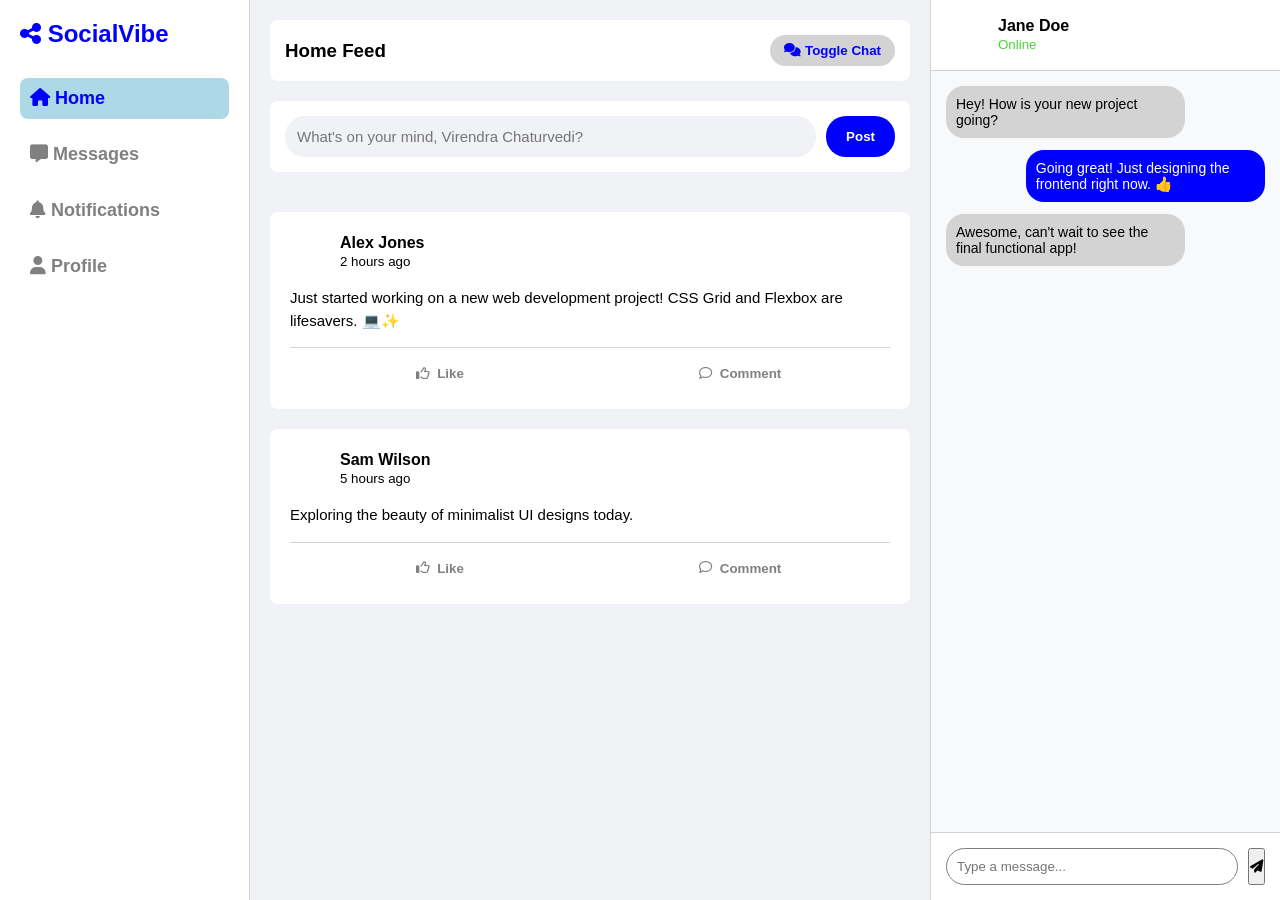
<file: Social_Media_App/Index.html>
<!DOCTYPE html>
<html lang="en">
<head>
    <meta charset="UTF-8">
    <meta name="viewport" content="width=device-width, initial-scale=1.0">
    <title>SocialVibe - Home</title>
    <link rel="stylesheet" href="style.css">
    <link rel="stylesheet" href="https://cdnjs.cloudflare.com/ajax/libs/font-awesome/6.4.0/css/all.min.css">
</head>
<body>
 
    <div class="app-container">
        
        <!-- Left Sidebar Navigation Panel -->
        <aside class="sidebar">
            <h2 class="logo"><i class="fa-solid fa-share-nodes"></i> SocialVibe</h2>
            <nav class="nav-menu">
                <a href="index.html" class="active"><i class="fa-solid fa-house"></i> Home</a>
                <a href="messages.html"><i class="fa-solid fa-message"></i> Messages</a>
                <a href="notifications.html"><i class="fa-solid fa-bell"></i> Notifications</a>
                <a href="profile.html"><i class="fa-solid fa-user"></i> Profile</a>
            </nav>
        </aside>
 
        <!-- Middle Feed View Panel -->
        <main class="feed-section">
            <div class="feed-header">
                <h3>Home Feed</h3>
                <button id="toggleChatBtn" class="toggle-btn"><i class="fa-solid fa-comments"></i> Toggle Chat</button>
            </div>
 
            <!-- Post Creation Area -->
            <div class="create-post">
                <input type="text" id="postInput" placeholder="What's on your mind, Virendra Chaturvedi?">
                <button class="btn-post" id="submitPostBtn">Post</button>
            </div>
 
            <!-- Primary Core Feed Container -->
            <div id="feedPostsContainer" class="feed-posts-wrapper">
                
                <!-- Dynamic User Added Posts Section -->
                <div id="dynamicUserPostsWrapper"></div>

                <!-- Alex Jones Static Post Card Component -->
                <div class="post-card" id="static-post-alex">
                    <div class="post-user">
                        <div class="avatar default-av-1 view-peer-profile" data-peer="alex" style="cursor:pointer;"></div>
                        <div>
                            <h4 class="view-peer-profile" data-peer="alex" style="cursor:pointer;">Alex Jones</h4>
                            <small>2 hours ago</small>
                        </div>
                    </div>
                    <p class="post-content">Just started working on a new web development project! CSS Grid and Flexbox are lifesavers. 💻✨</p>
                    <div class="post-actions">
                        <button class="action-btn" onclick="handleStaticPostLike('alex')">
                            <i class="fa-regular fa-thumbs-up" id="like-icon-alex"></i> <span id="like-text-alex">Like</span>
                        </button>
                        <button class="action-btn" onclick="toggleStaticCommentBox('alex')">
                            <i class="fa-regular fa-comment"></i> Comment
                        </button>
                    </div>
                    <div class="comments-section hidden" id="comment-box-alex">
                        <div class="comments-list" id="comments-list-alex"></div>
                        <div class="comment-input-box" style="margin-top: 10px;">
                            <input type="text" placeholder="Write a comment..." class="custom-comment-box-input" id="comment-input-alex">
                            <button class="btn-comment-send" onclick="submitStaticCommentAction('alex')"><i class="fa-solid fa-paper-plane"></i></button>
                        </div>
                    </div>
                </div>

                <!-- Sam Wilson Static Post Card Component -->
                <div class="post-card" id="static-post-sam">
                    <div class="post-user">
                        <div class="avatar default-av-2 view-peer-profile" data-peer="sam" style="cursor:pointer;"></div>
                        <div>
                            <h4 class="view-peer-profile" data-peer="sam" style="cursor:pointer;">Sam Wilson</h4>
                            <small>5 hours ago</small>
                        </div>
                    </div>
                    <p class="post-content">Exploring the beauty of minimalist UI designs today.</p>
                    <div class="post-actions">
                        <button class="action-btn" onclick="handleStaticPostLike('sam')">
                            <i class="fa-regular fa-thumbs-up" id="like-icon-sam"></i> <span id="like-text-sam">Like</span>
                        </button>
                        <button class="action-btn" onclick="toggleStaticCommentBox('sam')">
                            <i class="fa-regular fa-comment"></i> Comment
                        </button>
                    </div>
                    <div class="comments-section hidden" id="comment-box-sam">
                        <div class="comments-list" id="comments-list-sam"></div>
                        <div class="comment-input-box" style="margin-top: 10px;">
                            <input type="text" placeholder="Write a comment..." class="custom-comment-box-input" id="comment-input-sam">
                            <button class="btn-comment-send" onclick="submitStaticCommentAction('sam')"><i class="fa-solid fa-paper-plane"></i></button>
                        </div>
                    </div>
                </div>

            </div>
        </main>
 
        <!-- Right Chat Panel for Jane Doe Component -->
        <aside class="chat-section" id="sidebarChat">
            <div class="chat-header">
                <div class="avatar default-av-3 view-peer-profile" data-peer="jane" style="cursor:pointer;"></div>
                <div>
                    <h4 class="view-peer-profile" data-peer="jane" style="cursor:pointer;">Jane Doe</h4>
                    <small style="color: #4cd137;">Online</small>
                </div>
            </div>
            <div class="chat-messages" id="chatContainer"></div>
            <div class="chat-input-area">
                <input type="text" id="msgInput" placeholder="Type a message...">
                <button id="sendBtn"><i class="fa-solid fa-paper-plane"></i></button>
            </div>
        </aside>
 
    </div>
 
    <script src="script.js"></script>
</body>
</html>
</file>
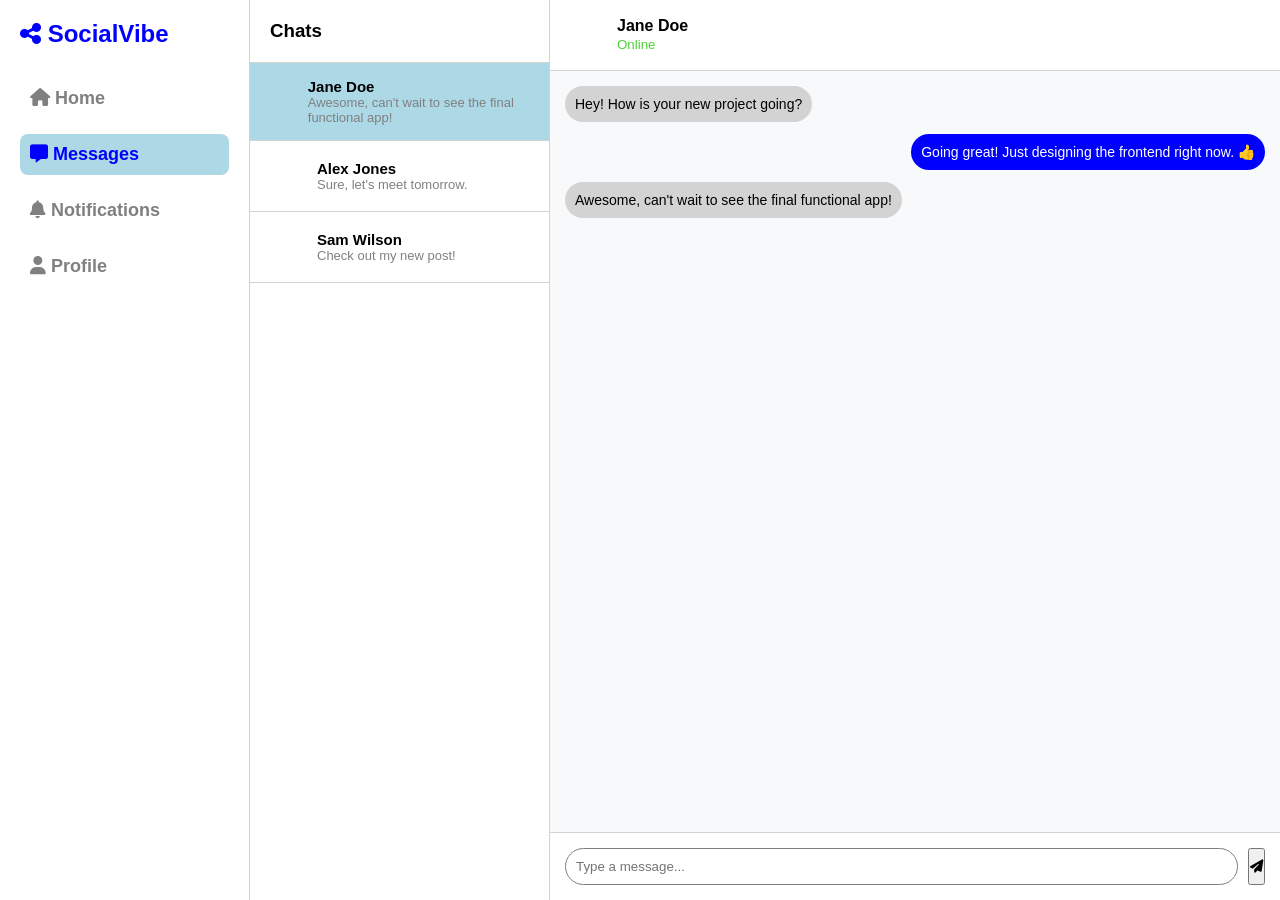
<file: Social_Media_App/messages.html>
<!DOCTYPE html>
<html lang="en">
<head>
    <meta charset="UTF-8">
    <meta name="viewport" content="width=device-width, initial-scale=1.0">
    <title>SocialVibe - Messages</title>
    <link rel="stylesheet" href="style.css">
    <link rel="stylesheet" href="https://cdnjs.cloudflare.com/ajax/libs/font-awesome/6.4.0/css/all.min.css">
</head>
<body>
 
    <div class="app-container">
        
        <!-- Navigation Sidebar Component -->
        <aside class="sidebar">
            <h2 class="logo"><i class="fa-solid fa-share-nodes"></i> SocialVibe</h2>
            <nav class="nav-menu">
                <a href="index.html"><i class="fa-solid fa-house"></i> Home</a>
                <a href="messages.html" class="active"><i class="fa-solid fa-message"></i> Messages</a>
                <a href="notifications.html"><i class="fa-solid fa-bell"></i> Notifications</a>
                <a href="profile.html"><i class="fa-solid fa-user"></i> Profile</a>
            </nav>
        </aside>
 
        <!-- Messages Primary Dual Panel Layout Grid -->
        <main class="inbox-container">
            <div class="chat-list-panel">
                <div class="panel-header">
                    <h3>Chats</h3>
                </div>
                <div class="user-chats-list">
                    <div class="chat-user-item active-user" id="user-link-jane">
                        <div class="avatar default-av-3"></div>
                        <div class="user-item-info">
                            <h4>Jane Doe</h4>
                            <p class="last-msg" id="last-msg-jane">Awesome, can't wait to see...</p>
                        </div>
                    </div>
                    <div class="chat-user-item" id="user-link-alex">
                        <div class="avatar default-av-1"></div>
                        <div class="user-item-info">
                            <h4>Alex Jones</h4>
                            <p class="last-msg" id="last-msg-alex">Sure, let's meet tomorrow.</p>
                        </div>
                    </div>
                    <div class="chat-user-item" id="user-link-sam">
                        <div class="avatar default-av-2"></div>
                        <div class="user-item-info">
                            <h4>Sam Wilson</h4>
                            <p class="last-msg" id="last-msg-sam">Check out my new post!</p>
                        </div>
                    </div>
                </div>
            </div>
 
            <!-- Expanded Thread Content Component Panel -->
            <div class="full-chat-window">
                <div class="chat-header">
                    <div class="avatar" id="activeChatAvatar" style="cursor:pointer;"></div>
                    <div>
                        <h4 id="activeChatName" style="cursor:pointer;">Jane Doe</h4>
                        <small style="color: #4cd137;">Online</small>
                    </div>
                </div>
                <div class="chat-messages" id="fullChatContainer"></div>
                <div class="chat-input-area">
                    <input type="text" id="fullMsgInput" placeholder="Type a message...">
                    <button id="fullSendBtn"><i class="fa-solid fa-paper-plane"></i></button>
                </div>
            </div>
        </main>
 
    </div>
 
    <script src="script.js"></script>
</body>
</html>
</file>
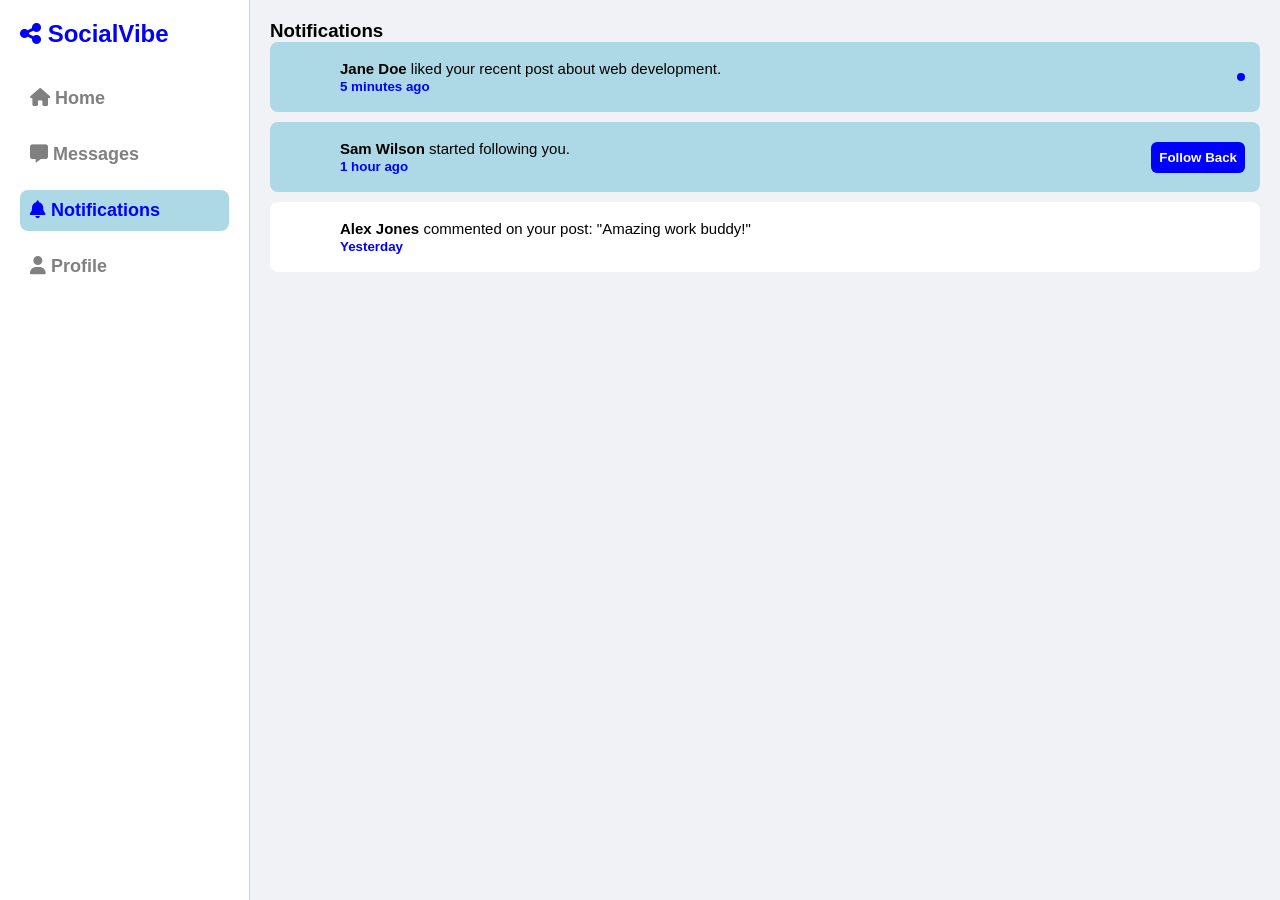
<file: Social_Media_App/notifications.html>
<!DOCTYPE html>
<html lang="en">
<head>
    <meta charset="UTF-8">
    <meta name="viewport" content="width=device-width, initial-scale=1.0">
    <title>SocialVibe - Notifications</title>
    <link rel="stylesheet" href="style.css">
    <link rel="stylesheet" href="https://cdnjs.cloudflare.com/ajax/libs/font-awesome/6.4.0/css/all.min.css">
</head>
<body>
 
    <div class="app-container">
        
        <!-- Main Application Sidebar Menu -->
        <aside class="sidebar">
            <h2 class="logo"><i class="fa-solid fa-share-nodes"></i> SocialVibe</h2>
            <nav class="nav-menu">
                <a href="index.html"><i class="fa-solid fa-house"></i> Home</a>
                <a href="messages.html"><i class="fa-solid fa-message"></i> Messages</a>
                <a href="notifications.html" class="active"><i class="fa-solid fa-bell"></i> Notifications</a>
                <a href="profile.html"><i class="fa-solid fa-user"></i> Profile</a>
            </nav>
        </aside>
 
        <!-- Primary Notification Workspace Pane -->
        <main class="notification-section">
            <div class="page-header">
                <h3>Notifications</h3>
            </div>
 
            <div class="notification-list">
                <div class="notification-card unread">
                    <div class="avatar default-av-3 view-peer-profile" data-peer="jane" style="cursor:pointer;"></div>
                    <div class="notif-content">
                        <p><strong class="view-peer-profile" data-peer="jane" style="cursor:pointer;">Jane Doe</strong> liked your recent post about web development.</p>
                        <small>5 minutes ago</small>
                    </div>
                    <span class="unread-dot"></span>
                </div>
 
                <div class="notification-card unread">
                    <div class="avatar default-av-2 view-peer-profile" data-peer="sam" style="cursor:pointer;"></div>
                    <div class="notif-content">
                        <p><strong class="view-peer-profile" data-peer="sam" style="cursor:pointer;">Sam Wilson</strong> started following you.</p>
                        <small>1 hour ago</small>
                    </div>
                    <button class="follow-back-btn" id="followToggleBtn">Follow Back</button>
                </div>
 
                <div class="notification-card">
                    <div class="avatar default-av-1 view-peer-profile" data-peer="alex" style="cursor:pointer;"></div>
                    <div class="notif-content">
                        <p><strong class="view-peer-profile" data-peer="alex" style="cursor:pointer;">Alex Jones</strong> commented on your post: "Amazing work buddy!"</p>
                        <small>Yesterday</small>
                    </div>
                </div>
            </div>
        </main>
 
    </div>
 
    <script src="script.js"></script>
</body>
</html>
</file>
<file: Social_Media_App/style.css>
/* Universal Base Level Application Resets */
* {
    margin: 0px;
    padding: 0px;
    box-sizing: border-box;
    font-family: "Segoe UI", Arial, sans-serif;
}
 
body {
    background-color: #f0f2f5;
    color: black;
    height: 100vh;
    overflow: hidden;
}
 
.app-container {
    display: grid;
    grid-template-columns: 250px 1fr auto;
    height: 100vh;
    max-width: 1400px;
    margin-left: auto;
    margin-right: auto;
    background-color: white;
}
 
/* --- SIDEBAR WORKSPACE COMPONENT STYLING --- */
.sidebar {
    background-color: white;
    border-right: 1px solid lightgray;
    padding: 20px;
    display: flex;
    flex-direction: column;
    gap: 30px;
    z-index: 10;
}
 
.logo {
    color: blue;
    font-size: 24px;
}
 
.nav-menu {
    display: flex;
    flex-direction: column;
    gap: 15px;
}
 
.nav-menu a {
    text-decoration: none;
    color: gray;
    font-size: 18px;
    font-weight: bold;
    padding: 10px;
    border-radius: 8px;
}
 
.nav-menu a:hover {
    background-color: lightblue;
    color: blue;
}
 
.nav-menu a.active {
    background-color: lightblue;
    color: blue;
}
 
/* --- TIMELINE CONTAINER MIDDLE FEED LAYOUTS --- */
.feed-section {
    background-color: #f0f2f5;
    padding: 20px;
    overflow-y: auto;
    display: flex;
    flex-direction: column;
    gap: 20px;
}
 
.feed-header {
    background-color: white;
    padding: 15px;
    border-radius: 8px;
    display: flex;
    justify-content: space-between;
    align-items: center;
}
 
.toggle-btn {
    background-color: lightgray;
    border: none;
    padding: 8px 14px;
    border-radius: 20px;
    cursor: pointer;
    font-weight: bold;
    color: blue;
}
 
.create-post {
    background-color: white;
    padding: 15px;
    border-radius: 8px;
    display: flex;
    gap: 10px;
}
 
.create-post input {
    flex: 1;
    border: none;
    background-color: #f0f2f5;
    padding: 12px;
    border-radius: 20px;
    outline: none;
    font-size: 15px;
}
 
.btn-post {
    background-color: blue;
    color: white;
    border: none;
    padding: 0 20px;
    border-radius: 20px;
    cursor: pointer;
    font-weight: bold;
}
 
.feed-posts-wrapper {
    display: flex;
    flex-direction: column;
    gap: 20px;
}
 
/* Comprehensive Post Cards Graphic Block */
.post-card {
    background-color: white;
    padding: 20px;
    border-radius: 8px;
    display: flex;
    flex-direction: column;
    gap: 15px;
}
 
.post-user {
    display: flex;
    align-items: center;
    gap: 10px;
}
 
.avatar {
    width: 40px;
    height: 40px;
    border-radius: 50%;
    background-size: cover;
    background-position: center;
}
 
.default-av-1 { background-image: url('https://images.unsplash.com/photo-1500648767791-00dcc994a43e?w=150'); }
.default-av-2 { background-image: url('https://images.unsplash.com/photo-1507003211169-0a1dd7228f2d?w=150'); }
.default-av-3 { background-image: url('https://images.unsplash.com/photo-1494790108377-be9c29b29330?w=150'); }
.my-avatar-av { background-image: url('https://images.unsplash.com/photo-1535713875002-d1d0cf377fde?w=150'); }
 
.post-content {
    font-size: 15px;
    line-height: 1.5;
}
 
.post-actions {
    display: flex;
    border-top: 1px solid lightgray;
    padding-top: 10px;
}
 
.action-btn {
    flex: 1;
    background: none;
    border: none;
    padding: 8px;
    color: gray;
    font-weight: bold;
    cursor: pointer;
    border-radius: 4px;
    display: flex;
    align-items: center;
    justify-content: center;
    gap: 8px;
}
 
.action-btn:hover { 
    background-color: #f2f2f2; 
}
 
.action-btn.liked { 
    color: blue; 
}
 
/* --- COMMENTS INTERACTIVE MODULE STYLES --- */
.comments-section {
    border-top: 1px solid lightgray;
    padding-top: 12px;
    display: flex;
    flex-direction: column;
    gap: 10px;
}
 
.comments-section.hidden {
    display: none !important;
}
 
.comments-list {
    display: flex;
    flex-direction: column;
    gap: 8px;
}
 
.single-comment {
    background-color: #f0f2f5;
    padding: 8px;
    border-radius: 12px;
    font-size: 14px;
    width: max-content;
}
 
.comment-input-box {
    display: flex;
    gap: 8px;
}
 
.comment-input-box input {
    flex: 1;
    border: 1px solid gray;
    padding: 8px;
    border-radius: 16px;
    outline: none;
    font-size: 14px;
}
 
.btn-comment-send {
    background: none;
    border: none;
    color: blue;
    cursor: pointer;
}
 
/* --- RIGHT SIDECHAT LAYOUT PANELS STYLING --- */
.chat-section {
    background-color: white;
    border-left: 1px solid lightgray;
    display: flex;
    flex-direction: column;
    height: 100%;
    width: 350px;
}
 
.chat-section.hidden {
    width: 0px;
    display: none;
}
 
.chat-header {
    padding: 15px;
    border-bottom: 1px solid lightgray;
    display: flex;
    align-items: center;
    gap: 12px;
}
 
.chat-messages {
    flex: 1;
    padding: 15px;
    overflow-y: auto;
    display: flex;
    flex-direction: column;
    gap: 12px;
    background-color: #f8f9fa;
}
 
.message {
    max-width: 75%;
    padding: 10px;
    border-radius: 18px;
    font-size: 14px;
}
 
.message.incoming { 
    background-color: lightgray; 
    align-self: flex-start; 
}
 
.message.outgoing { 
    background-color: blue; 
    color: white; 
    align-self: flex-end; 
}
 
.chat-input-area {
    padding: 15px;
    border-top: 1px solid lightgray;
    display: flex;
    gap: 10px;
    background-color: white;
}
 
.chat-input-area input {
    flex: 1;
    border: 1px solid gray;
    padding: 10px;
    border-radius: 20px;
    outline: none;
}
 
/* --- INBOX CONTAINER CORE PAGE STYLING --- */
.inbox-container {
    display: grid;
    grid-template-columns: 300px 1fr;
    height: 100%;
}
 
.chat-list-panel {
    background-color: white;
    border-right: 1px solid lightgray;
    display: flex;
    flex-direction: column;
}
 
.panel-header { 
    padding: 20px; 
    border-bottom: 1px solid lightgray; 
}
 
.user-chats-list { 
    overflow-y: auto; 
    flex: 1; 
}
 
.chat-user-item {
    display: flex;
    align-items: center;
    gap: 12px;
    padding: 15px;
    cursor: pointer;
    border-bottom: 1px solid lightgray;
}
 
.chat-user-item:hover { 
    background-color: lightblue; 
}
 
.chat-user-item.active-user { 
    background-color: lightblue; 
}
 
.user-item-info h4 { 
    font-size: 15px; 
}
 
.user-item-info p { 
    font-size: 13px; 
    color: gray; 
}
 
.full-chat-window {
    display: flex;
    flex-direction: column;
    background-color: white;
    height: 100%;
}
 
#activeChatAvatar {
    width: 40px;
    height: 40px;
    border-radius: 50%;
    background-size: cover;
    background-position: center;
}
 
/* --- NOTIFICATIONS CARD GRAPHICS --- */
.notification-section { 
    background-color: #f0f2f5; 
    padding: 20px; 
    overflow-y: auto; 
}
 
.notification-list { 
    display: flex; 
    flex-direction: column; 
    gap: 10px; 
}
 
.notification-card { 
    background-color: white; 
    padding: 15px; 
    border-radius: 8px; 
    display: flex; 
    align-items: center; 
    gap: 15px; 
}
 
.notification-card.unread { 
    background-color: lightblue; 
}
 
.notif-content p { 
    font-size: 15px; 
}
 
.notif-content small { 
    color: blue; 
    font-weight: bold; 
}
 
.unread-dot { 
    width: 8px; 
    height: 8px; 
    background-color: blue; 
    border-radius: 50%; 
    margin-left: auto;
}
 
.follow-back-btn {
    margin-left: auto;
    background-color: blue;
    color: white;
    border: none;
    padding: 8px;
    border-radius: 6px;
    cursor: pointer;
    font-weight: bold;
}
 
.follow-back-btn.following-state {
    background-color: lightgray;
    color: black;
}
 
/* --- PROFILE ENGINE GRAPHICS --- */
.profile-header-card { 
    background-color: white; 
    border-radius: 8px; 
    margin-bottom: 20px; 
}
 
.cover-photo-wrapper {
    height: 220px;
    width: 100%;
    background-color: #bdc3c7;
}
 
.live-cover {
    width: 100%;
    height: 100%;
    object-fit: cover; 
}
 
.profile-details {
    padding: 20px;
    display: flex;
    align-items: flex-end;
    gap: 20px;
    margin-top: -70px;
}
 
.avatar-photo-wrapper {
    width: 130px;
    height: 130px;
    position: relative;
    border-radius: 50%;
    border: 4px solid white;
    overflow: hidden;
    background-color: lightgray;
}
 
.live-avatar {
    width: 100%;
    height: 100%;
    object-fit: cover;
}
 
.avatar-overlay {
    position: absolute;
    top: 0px;
    left: 0px;
    width: 100%;
    height: 100%;
    background-color: rgba(0, 0, 0, 0.4);
    display: flex;
    align-items: center;
    justify-content: center;
    color: white;
    cursor: pointer;
    opacity: 0;
}
 
.avatar-photo-wrapper:hover .avatar-overlay { 
    opacity: 1; 
}
 
.hidden-file-input { 
    display: none; 
}
 
.user-meta { 
    flex: 1; 
    margin-top: 55px; 
}
 
.bio { 
    color: gray; 
    margin-top: 5px;
    margin-bottom: 15px;
}
 
.stats { 
    display: flex; 
    gap: 20px; 
}
 
.edit-profile-btn { 
    background-color: lightgray; 
    border: none; 
    padding: 10px; 
    border-radius: 6px; 
    font-weight: bold; 
    cursor: pointer; 
}
 
.profile-content-area { 
    background-color: white; 
    padding: 20px; 
    border-radius: 8px; 
}
 
.content-tabs { 
    display: flex; 
    gap: 30px; 
    border-bottom: 1px solid lightgray; 
    padding-bottom: 10px; 
    margin-bottom: 20px; 
}
 
.tab { 
    font-weight: bold; 
    color: gray; 
    cursor: pointer; 
    padding-bottom: 10px; 
}
 
.tab.active { 
    color: blue; 
    border-bottom: 3px solid blue;
}
 
.tab-panel-view.hidden { 
    display: none; 
}
 
.posts-grid { 
    display: grid; 
    grid-template-columns: repeat(3, 1fr); 
    gap: 15px; 
}
 
.grid-item-placeholder {
    background-color: #f0f2f5;
    aspect-ratio: 1 / 1;
    border-radius: 6px;
    display: flex;
    flex-direction: column;
    align-items: center;
    justify-content: center;
    color: gray;
    gap: 8px;
}
 
.empty-state-msg { 
    text-align: center; 
    padding: 40px; 
    color: gray; 
    font-size: 16px; 
}
</file>
